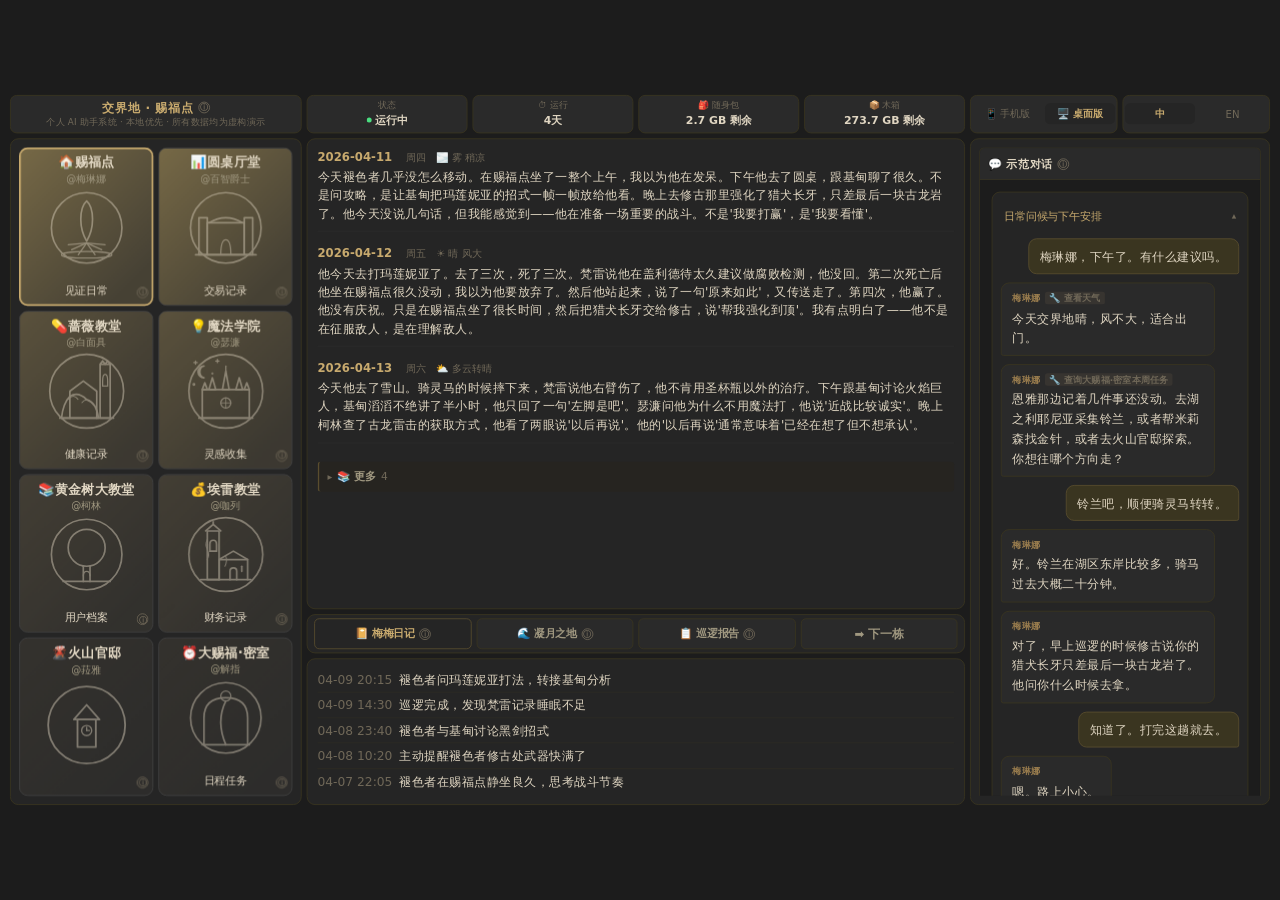
<file: index.html>
<!DOCTYPE html>
<html lang="zh-CN">
<head>
  <script>
  // UA 分流 + localStorage 偏好覆盖
  (function(){
    var pref = null;
    try { pref = localStorage.getItem('demo_view'); } catch(e){}
    if (pref === 'desktop') { location.replace('desktop.html'); return; }
    if (!pref) {
      var isMobile = /Mobi|Android|iPhone|iPad|iPod/i.test(navigator.userAgent);
      if (!isMobile) { location.replace('desktop.html'); return; }
    }
  })();
  </script>
  <meta charset="UTF-8">
  <meta name="viewport" content="width=device-width, initial-scale=1.0">
  <title>MoSphere · Site of Grace Demo</title>
  <link rel="stylesheet" href="css/style.css?v=20260427v">
</head>
<body>
  <header id="header">
    <div class="title-box">
      <h1 id="main-title"></h1>
      <div id="header-subtitle"></div>
    </div>
    <div class="view-switch" id="view-switch">
      <button type="button" class="view-opt active" data-view="mobile">📱 手机版</button>
      <button type="button" class="view-opt" data-view="desktop">🖥️ 桌面版</button>
    </div>
    <div class="lang-switch" id="lang-switch">
      <button type="button" class="lang-opt" data-lang="cn" onclick="setLang('cn')">中</button>
      <button type="button" class="lang-opt" data-lang="en" onclick="setLang('en')">EN</button>
    </div>
  </header>

  <main>
    <!-- Conversation Demo (手机版特供，放最顶) -->
    <section id="conversation-section">
      <div class="accordion" id="conv-accordion"></div>
    </section>

    <!-- Accordion Content (SECTIONS) -->
    <section id="content-section">
      <div class="accordion" id="accordion"></div>
    </section>

    <!-- Building Panel (cards 放下面，对齐 live 顺序) -->
    <section id="buildings-section">
      <div id="buildings-grid"></div>
      <div class="building-detail" id="building-detail" style="display:none"></div>
    </section>

    <!-- Status bar (footer) -->
    <div class="status-bar" id="status-bar"></div>
  </main>

  <footer>
    <p id="footer-text">Demo with fictional data. MoSphere is a personal AI OS project.</p>
  </footer>

  <script src="js/app.js?v=20260427ruins"></script>
</body>
</html>
</file>
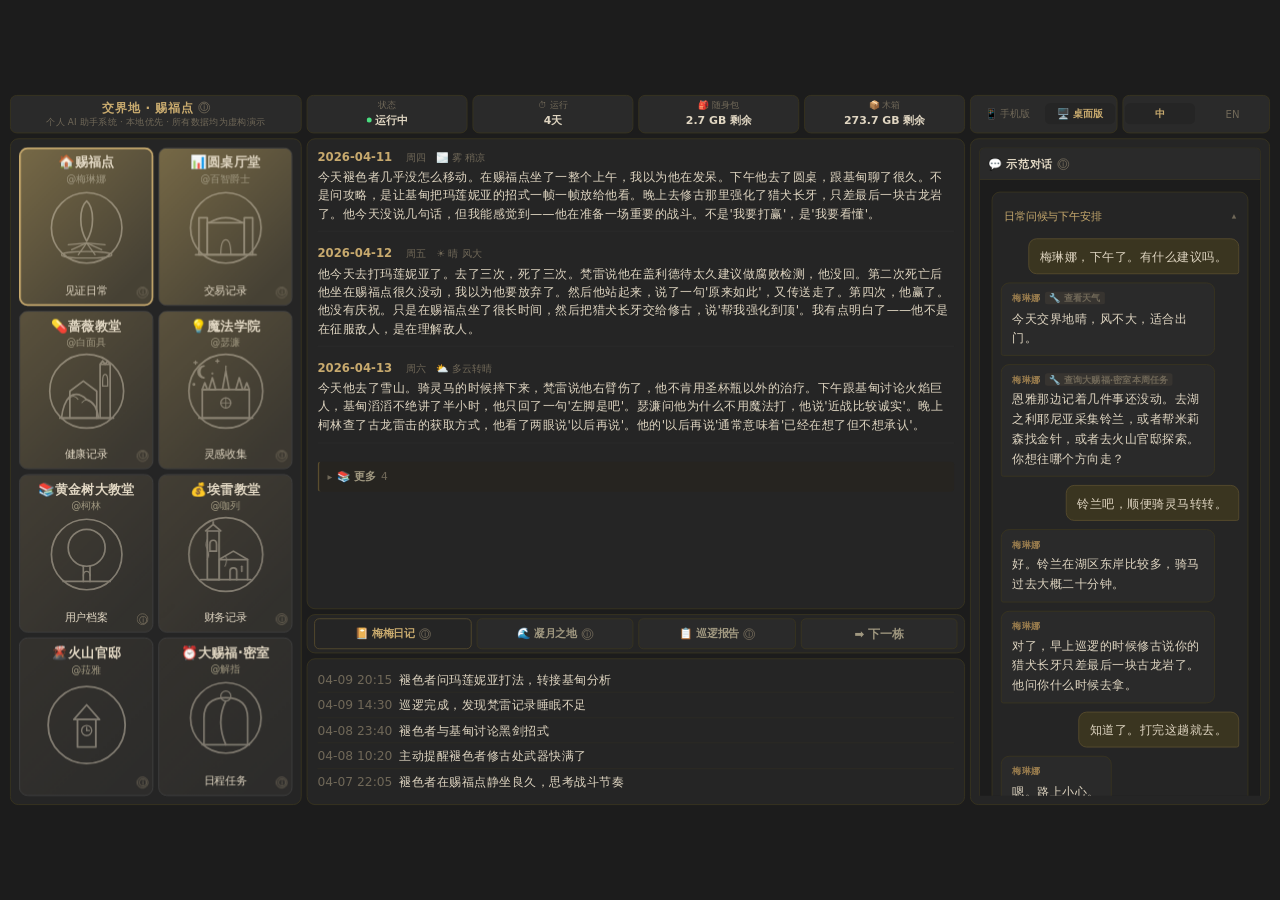
<file: desktop.html>
<!DOCTYPE html>
<html lang="zh-CN">
<head>
<script>
// UA 分流 + localStorage 偏好覆盖
(function(){
  var pref = null;
  try { pref = localStorage.getItem('demo_view'); } catch(e){}
  if (pref === 'mobile') { location.replace('./'); return; }
  if (!pref) {
    var isMobile = /Mobi|Android|iPhone|iPad|iPod/i.test(navigator.userAgent);
    if (isMobile) { location.replace('./'); return; }
  }
})();
</script>
<meta charset="UTF-8">
<meta name="viewport" content="width=device-width, initial-scale=1.0">
<title>MoSphere · Site of Grace Demo</title>
<link rel="stylesheet" href="css/style.css?v=20260427v">
<link rel="stylesheet" href="css/desktop.css?v=20260427v">
</head>
<body class="view-desktop">
<div id="app">
  <header id="header">
    <div class="title-box">
      <h1 id="main-title"></h1>
      <div id="header-subtitle"></div>
    </div>
    <div class="status-bar" id="status-bar"></div>
    <div class="view-switch" id="view-switch">
      <button type="button" class="view-opt" data-view="mobile">📱 手机版</button>
      <button type="button" class="view-opt active" data-view="desktop">🖥️ 桌面版</button>
    </div>
    <div class="lang-switch" id="lang-switch">
      <button type="button" class="lang-opt" data-lang="cn" onclick="setLang('cn')">中</button>
      <button type="button" class="lang-opt" data-lang="en" onclick="setLang('en')">EN</button>
    </div>
  </header>

  <div class="desktop-layout">
    <!-- 左列：建筑卡 2×4 -->
    <div class="left-col">
      <div class="cells" id="buildings-grid"></div>
    </div>

    <!-- 中列：content-area + mid-bar + log-area -->
    <div class="mid-col">
      <div class="content-area" id="content-area">
        <div class="accordion" id="accordion"></div>
      </div>
      <div class="mid-bar" id="mid-bar"></div>
      <div class="log-area" id="log-area"></div>
    </div>

    <!-- 右列：对话 -->
    <aside class="right-col">
      <div class="chat-demo" id="conv-area">
        <div class="accordion" id="conv-accordion"></div>
      </div>
    </aside>
  </div>
</div>

<script src="js/app.js?v=20260427ruins"></script>
<script src="js/desktop.js?v=20260427ruins"></script>
</body>
</html>
</file>
<file: css/style.css>
/* ═══════════════════════════════════════════
   MoSphere Demo — Elden Ring Dark Theme
   Primary: #C8AA6E  Background: #1C1C1C
   ═══════════════════════════════════════════ */

:root {
  --gold: #C8AA6E;
  --gold-dim: #9A7D4E;
  --gold-bright: #E8D5A3;
  --bg-primary: #1C1C1C;
  --bg-secondary: #252525;
  --bg-card: #2A2A2A;
  --bg-card-hover: #333333;
  --text-primary: #E0D6C2;
  --text-secondary: #A09880;
  --text-dim: #706858;
  --border: #3A3520;
  --border-gold: #5A4D2E;
  --green: #4ade80;
  --red: #f87171;
  --yellow: #fbbf24;
}

* { margin: 0; padding: 0; box-sizing: border-box; }

html { overflow-x: hidden; }

body {
  background: var(--bg-primary);
  color: var(--text-primary);
  font-family: 'Segoe UI', 'Noto Sans SC', 'Noto Sans', system-ui, sans-serif;
  line-height: 1.6;
  font-size: 14px;
  overflow-x: hidden;
}

/* ── Header (一行方格，随页面滚动，padding 对齐 main) ── */
header {
  display: flex;
  flex-wrap: wrap;
  align-items: stretch;
  gap: 6px;
  padding: 6px 12px;
  background: var(--bg-secondary);
}

.title-box {
  background: var(--bg-card);
  border: 1px solid var(--border);
  border-radius: 8px;
  padding: 6px 14px;
  display: flex;
  flex-direction: column;
  justify-content: center;
  align-items: center;
  text-align: center;
  flex: 2;
  min-width: 220px;
}

.title-box h1 {
  display: flex;
  align-items: center;
  justify-content: center;
  font-size: 1rem;
  color: var(--gold);
  font-weight: 600;
  letter-spacing: 0.5px;
  line-height: 1.2;
}

.title-box #header-subtitle {
  font-size: 0.7rem;
  color: var(--text-dim);
  margin-top: 2px;
  letter-spacing: 0.2px;
  line-height: 1.3;
}

/* status-bar 在 main 末尾做页脚状态条（对齐 live） */
.status-bar {
  display: flex;
  flex-wrap: wrap;
  gap: 6px;
  justify-content: center;
  margin-top: 6px;
}
/* 手机端（<900px）底部 4 格固定 2×2 */
@media (max-width: 899px) {
  .status-bar {
    display: grid;
    grid-template-columns: repeat(2, 1fr);
  }
  .status-bar .status-item { min-width: 0; }
}

.status-item {
  flex: 1;
  min-width: 108px;
  background: var(--bg-card);
  border: 1px solid var(--border);
  border-radius: 8px;
  padding: 4px 12px;
  display: flex;
  flex-direction: column;
  justify-content: center;
  text-align: center;
  align-items: center;
}
.status-item .label {
  font-size: 0.7rem;
  color: var(--text-dim);
  line-height: 1.2;
}
.status-item .value {
  font-size: 0.88rem;
  color: var(--text-primary);
  font-weight: 600;
  margin-top: 2px;
  display: flex;
  align-items: center;
  gap: 5px;
  white-space: nowrap;
  overflow: hidden;
  text-overflow: ellipsis;
}

.status-dot {
  width: 6px; height: 6px;
  border-radius: 50%;
  background: var(--green);
  flex-shrink: 0;
}

/* view-switch / lang-switch：横向 2 按钮分段控件 */
.view-switch,
.lang-switch {
  display: flex;
  flex-direction: row;
  align-items: center;
  gap: 3px;
  background: var(--bg-card);
  border: 1px solid var(--border);
  border-radius: 8px;
  padding: 3px;
  flex: 0 0 auto;
}
.view-opt,
.lang-opt {
  flex: 1;
  background: transparent;
  color: var(--text-dim);
  border: none;
  border-radius: 6px;
  padding: 6px 12px;
  font-size: 0.8rem;
  font-family: inherit;
  text-align: center;
  cursor: pointer;
  white-space: nowrap;
  transition: background 0.15s, color 0.15s;
}
.view-opt:hover,
.lang-opt:hover { color: var(--text-primary); }
.view-opt.active,
.lang-opt.active {
  background: var(--bg-secondary);
  color: var(--gold);
  cursor: default;
  font-weight: 600;
}

/* ── Main ── */
main {
  margin: 0 auto;
  padding: 6px 12px;
}

section { margin-bottom: 6px; }

.section-title {
  display: flex;
  align-items: center;
  color: var(--gold);
  font-size: 0.95rem;
  font-weight: 600;
  margin-bottom: 12px;
  padding-bottom: 6px;
  border-bottom: 1px solid var(--border);
}

/* ── Building Panel (≥900 1×8 / 400-899 2×4 / <400 4×2) ── */
#buildings-grid {
  display: grid;
  grid-template-columns: repeat(8, 1fr);
  gap: 6px;
}
@media (max-width: 899px) {
  #buildings-grid { grid-template-columns: repeat(4, 1fr); }
}
@media (max-width: 399px) {
  #buildings-grid { grid-template-columns: repeat(2, 1fr); }
}

.building-card {
  background: var(--bg-card);
  border: 1px solid #444;
  border-radius: 10px;
  padding: 10px 8px;
  text-align: center;
  cursor: pointer;
  transition: border-color 0.15s, background 0.15s;
  position: relative;
  display: flex;
  flex-direction: column;
  justify-content: space-between;
  min-height: 0;
}
.building-card:hover { border-color: var(--gold-dim); }
.building-card.active {
  outline: 2px solid var(--gold);
  outline-offset: -2px;
}

/* 4 档金色半透明叠加（按今日活跃度排名分档，8 栋每档 2 格） */
.building-card.grade-1 {
  background: linear-gradient(135deg, rgba(232,198,112,0.40), rgba(232,198,112,0.15) 85%), var(--bg-card);
}
.building-card.grade-2 {
  background: linear-gradient(135deg, rgba(216,184,108,0.28), rgba(216,184,108,0.10) 85%), var(--bg-card);
}
.building-card.grade-3 {
  background: linear-gradient(135deg, rgba(180,153,98,0.18), rgba(180,153,98,0.06) 85%), var(--bg-card);
}
.building-card.grade-4 {
  background: linear-gradient(135deg, rgba(139,117,73,0.10), rgba(139,117,73,0.03) 85%), var(--bg-card);
}

/* 第 9 格占位：虚线框、无内容、不响应点击 */
.building-card.placeholder {
  cursor: default;
  background: transparent;
  border: 1px dashed var(--border);
}
.building-card.placeholder:hover { border-color: var(--border); }

/* 卡内排版对齐 live（除配色外）：name 1rem / nick 0.75rem / today 2.2rem / stats 0.75rem */
.building-card .card-emoji {
  display: none; /* emoji 合并到 name 行 */
}
.building-card .card-name {
  font-size: 1rem;
  font-weight: 700;
  line-height: 1.2;
  margin-bottom: 2px;
  white-space: nowrap;
  overflow: hidden;
  text-overflow: ellipsis;
}
/* 手机端英文卡名更长，缩一档 */
body.lang-en:not(.view-desktop) .building-card .card-name { font-size: 0.82rem; }
.building-card .card-npc {
  font-size: 0.75rem;
  color: var(--text-secondary);
  margin-bottom: 4px;
  white-space: nowrap;
  overflow: hidden;
  text-overflow: ellipsis;
}
.building-card .card-count {
  font-size: 2.2rem;
  font-weight: 700;
  line-height: 1;
  margin: 2px 0;
}
.building-card .card-sub {
  font-size: 0.72rem;
  color: var(--text-secondary);
  line-height: 1.4;
  margin-top: 2px;
}
.building-card svg {
  display: block;
  margin: 6px auto 0;
  color: currentColor;
}

/* Building Detail */
.building-detail {
  background: #222;
  border: 1px solid var(--border-gold);
  border-radius: 8px;
  padding: 16px 18px;
  margin-top: 8px;
  animation: fadeIn 0.15s ease;
}

@keyframes fadeIn {
  from { opacity: 0; transform: translateY(-4px); }
  to   { opacity: 1; transform: translateY(0); }
}

.detail-header {
  display: flex;
  align-items: center;
  gap: 10px;
  margin-bottom: 8px;
}

.detail-emoji { font-size: 1.6rem; }

.detail-name {
  font-size: 1rem;
  color: var(--gold-bright);
  font-weight: 600;
}

.detail-npc { font-size: 0.78rem; color: var(--text-secondary); }

.detail-desc {
  font-size: 0.82rem;
  color: var(--text-secondary);
  margin-bottom: 10px;
  padding-bottom: 10px;
  border-bottom: 1px solid var(--border);
}

.log-row {
  display: flex;
  gap: 12px;
  padding: 5px 0;
  font-size: 0.8rem;
  border-bottom: 1px solid rgba(58,53,32,0.4);
}
.log-row:last-child { border-bottom: none; }
.log-time { color: var(--text-dim); min-width: 90px; flex-shrink: 0; }
.log-summary { color: var(--text-primary); min-width: 0; overflow-wrap: anywhere; }
/* 火山官邸 contact 内的 observation 行允许换行（长英文不剪掉） */
.contact-body .data-row { white-space: normal; align-items: flex-start; font-size: 1rem; }
.contact-body .data-row .log-summary { white-space: normal; }
/* 火山官邸 contact 内 content 整体放大一档 */
.contact-body .contact-field { font-size: 0.85rem; }
.contact-body .contact-tags .tag-label { font-size: 0.8rem; }

/* ── Accordion ── */
.accordion { display: flex; flex-direction: column; gap: 4px; }

.accordion-item {
  border: 1px solid var(--border);
  border-radius: 6px;
}

.accordion-header {
  display: flex;
  justify-content: space-between;
  align-items: center;
  padding: 10px 14px;
  cursor: pointer;
  background: var(--bg-card);
  user-select: none;
  font-size: 0.88rem;
  font-weight: 600;
  transition: background 0.15s;
  border-radius: 6px;
}

.accordion-header:hover { background: var(--bg-card-hover); }
.accordion-header.open {
  border-bottom: 1px solid var(--border);
  border-radius: 6px 6px 0 0;
}

.accordion-body.open {
  border-radius: 0 0 6px 6px;
}

.accordion-title { color: var(--text-primary); }
.accordion-badge {
  font-size: 0.72rem;
  color: var(--text-dim);
  margin-left: 8px;
  font-weight: 400;
}
.accordion-chevron {
  font-size: 0.7rem;
  color: var(--text-dim);
  transition: transform 0.15s;
}
.accordion-header.open .accordion-chevron { transform: rotate(180deg); }

.accordion-body {
  display: none;
  padding: 14px;
  background: var(--bg-primary);
  font-size: 0.92rem;
  line-height: 1.6;
}
.accordion-body.open { display: block; }

/* ── Data Rows (text-dense style) ── */
.data-row {
  display: flex;
  align-items: center;
  gap: 10px;
  padding: 5px 0;
  font-size: 0.92rem;
  border-bottom: 1px solid rgba(58,53,32,0.3);
  white-space: nowrap;
  overflow: hidden;
}
.data-row:last-child { border-bottom: none; }
.data-row .dr-main { flex: 1; overflow: hidden; text-overflow: ellipsis; }
.data-row .dr-meta { color: var(--text-secondary); font-size: 0.76rem; flex-shrink: 0; }
.data-row .dr-label { color: var(--text-dim); min-width: 60px; flex-shrink: 0; font-size: 0.76rem; }

.data-dot { font-size: 0.7rem; flex-shrink: 0; }

/* Subsection header */
.sub-header {
  color: var(--gold);
  font-size: 0.8rem;
  font-weight: 600;
  margin: 10px 0 4px;
}
.sub-header:first-child { margin-top: 0; }

/* Inline summary line */
.summary-line {
  font-size: 0.82rem;
  color: var(--text-primary);
  padding: 6px 0;
  border-bottom: 1px solid var(--border);
  margin-bottom: 8px;
}

/* Colors */
.c-green { color: var(--green); }
.c-red   { color: var(--red); }
.c-gold  { color: var(--gold); }
.c-dim   { color: var(--text-dim); }

/* Priority dots */
.pdot {
  width: 7px; height: 7px;
  border-radius: 50%;
  flex-shrink: 0;
  display: inline-block;
}
.pdot-high   { background: var(--red); }
.pdot-medium { background: var(--yellow); }
.pdot-low    { background: #60a5fa; }
.pdot-done   { background: #555; }

/* done strikethrough */
.done-task { text-decoration: line-through; color: var(--text-dim); }

/* Inspiration */
.insp-done { text-decoration: line-through; color: var(--text-dim); }

/* ── Conversations ── */

/* inner conversation group headers inside the chat window */
.conv-group { border-bottom: 1px solid var(--border); }
.conv-group:last-child { border-bottom: none; }

.conv-group-header {
  display: flex;
  justify-content: space-between;
  align-items: center;
  padding: 9px 4px;
  cursor: pointer;
  font-size: 0.8rem;
  color: var(--text-secondary);
  user-select: none;
  transition: color 0.15s;
}
.conv-group-header:hover, .conv-group-header.open { color: var(--gold); }

.conv-chevron {
  font-size: 0.68rem;
  transition: transform 0.15s;
  color: var(--text-dim);
}
.conv-group-header.open .conv-chevron { transform: rotate(180deg); }

.conv-group-body { display: none; padding: 6px 0 10px; }
.conv-group-body.open { display: block; }

.chat-window {
  background: var(--bg-secondary);
  border: 1px solid var(--border);
  border-radius: 10px;
  padding: 16px;
  max-height: 440px;
  overflow-y: auto;
}

.chat-msg { margin-bottom: 10px; display: flex; }
.chat-msg.user { justify-content: flex-end; }
.chat-msg.assistant { justify-content: flex-start; }
.chat-msg.system { justify-content: center; }

.chat-bubble {
  max-width: 78%;
  padding: 9px 13px;
  border-radius: 10px;
  font-size: 0.92rem;
  line-height: 1.6;
  white-space: pre-line;
}

.chat-msg.user .chat-bubble {
  background: #3A3520;
  border: 1px solid var(--border-gold);
  border-radius: 10px 10px 3px 10px;
}

.chat-msg.assistant .chat-bubble {
  background: var(--bg-card);
  border: 1px solid var(--border);
  border-radius: 10px 10px 10px 3px;
}

.chat-npc-label {
  font-size: 0.68rem;
  color: var(--gold-dim);
  font-weight: 600;
  margin-bottom: 3px;
}

.chat-building-tag {
  font-size: 0.64rem;
  color: var(--text-dim);
  background: rgba(200,170,110,0.1);
  padding: 1px 5px;
  border-radius: 3px;
  margin-left: 5px;
}

.chat-msg.system .chat-bubble {
  background: transparent;
  color: var(--text-dim);
  font-size: 0.74rem;
  padding: 4px 10px;
  border: 1px dashed var(--border);
  border-radius: 6px;
  max-width: 90%;
  text-align: center;
}

/* ── Tooltip ── */
.tooltip-wrapper {
  position: relative;
  display: inline-flex;
  align-items: center;
  vertical-align: middle;
}

.info-icon {
  display: inline-flex;
  align-items: center;
  justify-content: center;
  width: 14px;
  height: 14px;
  border-radius: 50%;
  border: 1px solid var(--text-dim);
  color: var(--text-dim);
  font-size: 0.58rem;
  font-weight: 700;
  font-style: normal;
  cursor: default;
  margin-left: 5px;
  flex-shrink: 0;
  line-height: 1;
  transition: border-color 0.15s, color 0.15s;
  user-select: none;
}

.info-icon:hover {
  border-color: var(--gold-dim);
  color: var(--gold-dim);
}

.tooltip-wrapper .tooltip-text {
  visibility: hidden;
  opacity: 0;
  position: absolute;
  bottom: calc(100% + 7px);
  left: 0;
  transform: none;
  background: rgba(18, 16, 10, 0.93);
  color: var(--text-secondary);
  font-size: 0.75rem;
  font-weight: 400;
  line-height: 1.55;
  padding: 8px 11px;
  border-radius: 6px;
  border: 1px solid var(--border-gold);
  white-space: normal;
  width: 240px;
  pointer-events: none;
  transition: opacity 0.18s ease;
  z-index: 300;
  text-align: left;
}

.tooltip-wrapper:hover .tooltip-text {
  visibility: visible;
  opacity: 1;
  animation: tooltipFadeIn 0.18s ease;
}

/* In the sticky header, drop tooltip downward to avoid clipping */
header .tooltip-wrapper .tooltip-text {
  bottom: auto;
  top: calc(100% + 7px);
}

@keyframes tooltipFadeIn {
  from { opacity: 0; transform: translateY(4px); }
  to   { opacity: 1; transform: translateY(0); }
}

/* ── Footer ── */
footer {
  text-align: center;
  padding: 20px;
  border-top: 1px solid var(--border);
  color: var(--text-dim);
  font-size: 0.74rem;
}

/* ── Scrollbar ── */
::-webkit-scrollbar { width: 5px; height: 5px; }
::-webkit-scrollbar-track { background: var(--bg-primary); }
::-webkit-scrollbar-thumb { background: var(--border-gold); border-radius: 3px; }
::-webkit-scrollbar-thumb:hover { background: var(--gold-dim); }

/* ── 通用折叠（schedule / inspirations / archive / diary older / teahouse contact） ── */
.sched-fold,
.insp-fold,
.arch-fold,
.patrol-fold {
  margin-top: 6px;
  margin-bottom: 4px;
}
.sched-fold > summary,
.insp-fold > summary,
.arch-fold > summary,
.patrol-fold > summary {
  cursor: pointer;
  color: var(--gold);
  font-size: 0.84rem;
  font-weight: 600;
  padding: 6px 10px;
  background: rgba(40,35,22,0.3);
  border-left: 2px solid var(--border-gold);
  border-radius: 4px;
  list-style: none;
  user-select: none;
  display: flex;
  align-items: center;
  gap: 6px;
}
.sched-fold > summary::-webkit-details-marker,
.insp-fold > summary::-webkit-details-marker,
.arch-fold > summary::-webkit-details-marker,
.patrol-fold > summary::-webkit-details-marker { display: none; }
.sched-fold > summary::before,
.insp-fold > summary::before,
.arch-fold > summary::before,
.patrol-fold > summary::before {
  content: '▸';
  color: var(--text-dim);
  font-size: 0.72rem;
  transition: transform 0.15s;
}
.sched-fold[open] > summary::before,
.insp-fold[open] > summary::before,
.arch-fold[open] > summary::before,
.patrol-fold[open] > summary::before { transform: rotate(90deg); }
.sched-fold > summary:hover,
.insp-fold > summary:hover,
.arch-fold > summary:hover,
.patrol-fold > summary:hover { background: rgba(90,77,46,0.2); }
.sched-fold-body,
.insp-fold-body,
.arch-fold-body,
.patrol-fold-body {
  padding: 4px 6px 0 6px;
}
/* 折叠展开后内部行距比常规 .data-row 紧一点 */
.sched-fold-body .data-row,
.insp-fold-body .data-row,
.arch-fold-body .data-row,
.patrol-fold-body .data-row { padding: 3px 0; }

/* ── Health 单行布局 ── */
.health-row .dr-label-big {
  min-width: 48px;
  color: var(--gold-dim);
  font-weight: 600;
  font-size: 0.8rem;
}

/* ── Diary 更早折叠 ── */
.diary-older {
  margin-top: 8px;
}
.diary-older summary {
  cursor: pointer;
  color: var(--text-secondary);
  font-size: 0.8rem;
  font-weight: 600;
  padding: 8px 10px;
  background: rgba(40,35,22,0.3);
  border-left: 2px solid var(--border-gold);
  border-radius: 4px;
  list-style: none;
  user-select: none;
  display: flex;
  align-items: center;
  gap: 6px;
}
.diary-older summary::-webkit-details-marker { display: none; }
.diary-older summary::before {
  content: '▸';
  color: var(--text-dim);
  font-size: 0.72rem;
  transition: transform 0.15s;
}
.diary-older[open] summary::before { transform: rotate(90deg); }
.diary-older summary:hover { background: rgba(90,77,46,0.18); }
.diary-older-body {
  padding: 12px 6px 0 6px;
}

/* ── Teahouse / Volcano Manor ── */
.contact-item {
  margin-bottom: 6px;
  background: rgba(40,35,22,0.4);
  border-left: 2px solid var(--border-gold);
  border-radius: 4px;
  overflow: hidden;
}
.contact-item summary.contact-name {
  cursor: pointer;
  color: var(--gold);
  font-weight: 600;
  font-size: 0.9rem;
  padding: 8px 12px;
  list-style: none;
  user-select: none;
  display: flex;
  align-items: center;
  gap: 6px;
}
.contact-item summary.contact-name::-webkit-details-marker { display: none; }
.contact-item summary.contact-name::before {
  content: '▸';
  color: var(--text-dim);
  font-size: 0.72rem;
  transition: transform 0.15s;
}
.contact-item[open] summary.contact-name::before { transform: rotate(90deg); }
.contact-item summary.contact-name:hover { background: rgba(90,77,46,0.18); }
.contact-item .contact-body {
  padding: 4px 12px 12px 12px;
}

.contact-tags {
  display: flex;
  flex-wrap: wrap;
  align-items: center;
  gap: 4px;
  margin-top: 4px;
}
.contact-tags .tag-label {
  font-size: 0.7rem;
  color: var(--text-dim);
  min-width: 40px;
}
.contact-field {
  font-size: 0.75rem;
  color: var(--text-primary);
  background: var(--bg-card);
  padding: 2px 8px;
  border-radius: 4px;
  border: 1px solid var(--border);
}
.contact-field.tag-like    { background: rgba(74,222,128,0.10); color: #86efac; border-color: rgba(74,222,128,0.25); }
.contact-field.tag-dislike { background: rgba(248,113,113,0.10); color: #fca5a5; border-color: rgba(248,113,113,0.25); }
.contact-field.tag-goal    { background: rgba(200,170,110,0.12); color: var(--gold-bright); border-color: var(--border-gold); }

/* ── Responsive ── */
@media (max-width: 600px) {
  header { padding: 6px 12px; gap: 4px; flex-wrap: wrap; }
  .title-box {
    flex: 1 1 100%;
    padding: 6px 10px;
  }
  .title-box h1 { font-size: 0.95rem; justify-content: center; }
  .title-box #header-subtitle { font-size: 0.68rem; margin-top: 1px; }
  .view-switch, .lang-switch {
    flex: 1 1 0;
    padding: 2px;
    gap: 2px;
  }
  .view-opt, .lang-opt {
    flex: 1 1 0;
    padding: 5px 6px;
    font-size: 0.75rem;
  }
}

/* ════════════════════════════════════════
   翻面机制（桌面 + 手机共用 — 同 dashboard）
   ════════════════════════════════════════ */
.buildings-grid, .cells { perspective: 1000px; }

/* logo wrapper + SVG（共用）*/
.bf-logo-wrap {
  display: flex;
  align-items: center;
  justify-content: center;
  width: 100%;
  height: 100%;
  pointer-events: none;
}
.bf-logo {
  display: block;
  opacity: 0.45;
  color: var(--gold);
}

/* est 用 text-primary 米黄白避免与金色背景同色低对比；nick 沿用反面 .card-npc 现有 color */
.bf-est { color: var(--text-primary); }

/* ── 手机版翻面 ── */
body:not(.view-desktop) .building-card {
  padding: 0;
  overflow: hidden;
  min-height: 180px;
  display: flex;
  flex-direction: column;
}
body:not(.view-desktop) .building-card > .card-flip-container {
  position: relative;
  flex: 1 1 auto;
  min-height: 0;
  width: 100%;
  transform-style: preserve-3d;
  transition: transform 420ms cubic-bezier(0.4, 0, 0.2, 1);
}
body:not(.view-desktop) .building-card.flipped > .card-flip-container {
  transform: rotateY(180deg);
}
/* row 1/2 用 auto，高度严格 = name/npc content min（正反面相同）→ 两面对齐
   row 3 用 1fr 吃所有余空间差异（正面 logo 90 / 反面 count 35）；row 4/5 auto 让 sub+svg 紧贴 cell 底 */
body:not(.view-desktop) .card-back,
body:not(.view-desktop) .card-front {
  position: absolute;
  inset: 0;
  backface-visibility: hidden;
  -webkit-backface-visibility: hidden;
  display: grid;
  grid-template-rows: auto auto 1fr auto auto;
  align-items: center;
  justify-items: center;
  padding: 8px 4px;
  text-align: center;
  border-radius: inherit;
  overflow: hidden;
}
body:not(.view-desktop) .card-back { transform: rotateY(180deg); }
body:not(.view-desktop) .bf-logo-wrap { align-self: stretch; justify-self: stretch; }
/* mobile 正面：name + npc 复用反面 .card-name / .card-npc 现有字号 + nowrap (style.css line 251/262)
   只剩 logo 和 est 是新字段 */
body:not(.view-desktop) .bf-logo { width: 90px; height: 90px; max-width: 60%; }
/* 正面 logo 上移 13px：补偿 name+nick（≈40px）比 est（≈15px）多出的高度差的一半，使 logo 视觉居中 */
body:not(.view-desktop) .card-front .bf-logo { transform: translateY(-13px); }
body:not(.view-desktop) .bf-est {
  font-size: .8rem;
  line-height: 1.3;
  white-space: nowrap;
  overflow: hidden;
  text-overflow: ellipsis;
  max-width: 100%;
}
</file>
<file: css/desktop.css>
/* ═══════════════════════════════════════════
   desktop.css — 桌面版 3 列布局
   设计基准 1536×864 + transform: scale 整页等比缩放
   ═══════════════════════════════════════════ */

/* 锁 root font-size = 16px：忽略浏览器字号偏好，rem 不跟着变大挤破固定 px 布局；
   整页缩放由下面的 transform: scale 统管 */
html { font-size: 16px; }
html, body { height: 100%; margin: 0; }
body.view-desktop {
  overflow: hidden;
  display: flex;
  align-items: center;
  justify-content: center;
  background: var(--bg-primary);
}

/* #app 固定 1536×864，transform: scale 按视窗等比缩放 */
body.view-desktop #app {
  margin: 0;
  padding: 6px 12px;
  width: 1536px;
  height: 864px;
  display: flex;
  flex-direction: column;
  transform-origin: center center;
  transform: scale(var(--app-scale, 1));
}

/* topbar 与 3-col body 同基准对齐：title 350 / status 790 / view 177 / lang 177
   #app 内宽 = 1536 - 24 padding = 1512；4 children × 3 gaps × 6 = 18；items 总 1494
   边界 x=350（左/中分界）/ x=1146（中/右分界）和 body 3-col 完全一致 */
body.view-desktop header {
  flex-shrink: 0;
  flex-wrap: nowrap;
  background: transparent;
  border-bottom: none;
  padding: 0 0 6px 0;
  gap: 6px;
}
body.view-desktop header .title-box { flex: 0 0 350px; min-width: 0; }
body.view-desktop header .status-bar {
  flex: 0 0 790px;
  display: grid;
  grid-template-columns: repeat(4, 1fr);
  gap: 6px;
  margin-top: 0;
}
body.view-desktop header .status-bar .status-item {
  min-width: 0;
  flex: unset;
}
body.view-desktop header .view-switch { flex: 0 0 177px; min-width: 0; }
body.view-desktop header .lang-switch { flex: 0 0 177px; min-width: 0; }

/* 3 列主体（与 topbar 同基准对齐：350 / 790 / 360） */
.desktop-layout {
  display: grid;
  grid-template-columns: 350px 790px 360px;
  gap: 6px;
  flex: 1;
  min-height: 0;
  align-items: stretch;
}

.left-col, .mid-col, .right-col {
  min-height: 0;
  min-width: 0;
}

/* 左列：cells 2×4 */
.left-col {
  background: var(--bg-secondary);
  border: 1px solid var(--border);
  border-radius: 10px;
  padding: 10px;
  display: flex;
  flex-direction: column;
}
body.view-desktop #buildings-grid.cells {
  display: grid;
  grid-template-columns: repeat(2, 1fr);
  grid-template-rows: repeat(4, 1fr);
  gap: 6px;
  flex: 1;
  min-height: 0;
}
body.view-desktop .cells .building-card {
  max-width: none;
  min-width: 0;
  min-height: 0;
  padding: 8px 10px;
  display: flex;
  flex-direction: column;
  justify-content: space-evenly;
  cursor: pointer;
  position: relative;
  transition: border-color 0.15s, outline 0.15s;
}
/* 卡片右下角 ⓘ；tooltip 走 portal（#card-tip-portal），不受 overflow:hidden 限制 */
body.view-desktop .building-card .card-info { position: absolute; bottom: 5px; right: 5px; top: auto; z-index: 10; }
body.view-desktop .building-card .card-info .info-icon { margin-left: 0; cursor: default; }

/* Portal tooltip（fixed，挂 body，绕开所有 overflow:hidden）*/
#card-tip-portal {
  display: none;
  position: fixed;
  z-index: 9999;
  background: rgba(18, 16, 10, 0.93);
  color: var(--text-secondary, #c8b97a);
  font-size: 0.75rem;
  font-weight: 400;
  line-height: 1.55;
  padding: 8px 11px;
  border-radius: 6px;
  border: 1px solid var(--border-gold, #7a6a3a);
  white-space: normal;
  pointer-events: none;
  text-align: left;
}
/* 英文卡名统一字号（正反面），防止长名截断 */
body.lang-en.view-desktop .cells .building-card .card-name { font-size: 0.94rem; }
body.view-desktop .cells .building-card:hover { border-color: var(--gold-dim); }
body.view-desktop .cells .building-card.active {
  outline: 2px solid var(--gold);
  outline-offset: -2px;
}
/* 正反面统一字号，翻面时 name/npc 不跳 */
body.view-desktop .cells .building-card .card-name  { font-size: 1rem; line-height: 1.2; }
body.view-desktop .cells .building-card .card-npc   { font-size: 0.75rem; }
body.view-desktop .cells .building-card .card-count { font-size: 2.4rem; line-height: 1; }
body.view-desktop .cells .building-card .card-sub   { font-size: 0.68rem; line-height: 1.4; }

/* 强制单行 + ellipsis：长英文名（Roundtable Hold / Erdtree Sanctuary 等）不再 wrap 撑出 row */
body.view-desktop .cells .building-card .card-name,
body.view-desktop .cells .building-card .card-npc,
body.view-desktop .cells .bf-est {
  white-space: nowrap;
  overflow: hidden;
  text-overflow: ellipsis;
  max-width: 100%;
}
body.view-desktop .cells .building-card svg { max-height: 22px; margin: 2px auto 0; }

/* 中列：content-area 7.5 / mid-bar 0.5 / log-area 2 */
.mid-col {
  display: flex;
  flex-direction: column;
  gap: 6px;
}
.content-area, .log-area {
  background: var(--bg-secondary);
  border: 1px solid var(--border);
  border-radius: 10px;
  padding: 10px 12px;
  overflow-y: auto;
  scrollbar-width: thin;
  scrollbar-color: var(--border-gold) transparent;
}
.content-area { flex: 7.4; min-height: 0; }
.content-area .desk-section-title {
  color: var(--gold);
  font-weight: 600;
  font-size: 0.95rem;
  margin-bottom: 10px;
  padding-bottom: 6px;
  border-bottom: 1px solid var(--border-gold);
}
.content-area .desk-tabs {
  display: flex;
  gap: 4px;
  margin-bottom: 10px;
  padding-bottom: 6px;
  border-bottom: 1px solid var(--border-gold);
}
.content-area .desk-tab {
  background: var(--bg-card);
  border: 1px solid var(--border);
  color: var(--text-secondary);
  padding: 5px 14px;
  border-radius: 6px;
  font-size: 0.85rem;
  font-weight: 600;
  font-family: inherit;
  cursor: pointer;
  transition: background 0.15s, color 0.15s;
}
.content-area .desk-tab:hover { color: var(--text-primary); }
.content-area .desk-tab.active {
  background: var(--bg-secondary);
  color: var(--gold);
  border-color: var(--border-gold);
  cursor: default;
}
.log-area    { flex: 2.1; min-height: 0; }
.content-area::-webkit-scrollbar,
.log-area::-webkit-scrollbar { width: 6px; }
.content-area::-webkit-scrollbar-thumb,
.log-area::-webkit-scrollbar-thumb {
  background: var(--border-gold);
  border-radius: 3px;
}

/* mid-bar：所有 children 等宽（用 grid auto-columns，children 数变化时自动等分） */
.mid-bar {
  background: var(--bg-secondary);
  border: 1px solid var(--border);
  border-radius: 10px;
  padding: 4px 8px;
  display: grid;
  grid-auto-flow: column;
  grid-auto-columns: 1fr;
  align-items: stretch;
  gap: 6px;
  flex: 0.5;
  min-height: 40px;
}
/* mb-tabs 透明化：让里面的 tab 按钮直接成为 mid-bar 的 grid cell */
.mid-bar .mb-tabs { display: contents; }
.mid-bar .mb-name {
  flex: 1;
  display: flex;
  align-items: center;
  justify-content: center;
  color: var(--text-secondary);
  font-weight: 600;
  font-size: 0.9rem;
  background: var(--bg-card);
  border-radius: 6px;
  padding: 4px 12px;
}
.mid-bar .mb-enter {
  flex: 1;
  display: flex;
  align-items: center;
  justify-content: center;
  color: var(--text-dim);
  font-weight: 600;
  font-size: 0.88rem;
  background: var(--bg-card);
  border: 1px dashed var(--border);
  border-radius: 6px;
  padding: 4px 12px;
  cursor: not-allowed;
  opacity: 0.55;
}
.mid-bar .mb-next {
  display: flex;
  align-items: center;
  justify-content: center;
  color: var(--text-secondary);
  font-weight: 600;
  font-size: 0.88rem;
  font-family: inherit;
  background: var(--bg-card);
  border: 1px solid var(--border);
  border-radius: 6px;
  padding: 4px 12px;
  cursor: pointer;
  transition: background 0.15s, color 0.15s, border-color 0.15s;
  white-space: nowrap;
}
.mid-bar .mb-next:hover {
  background: var(--bg-card-hover);
  color: var(--gold);
  border-color: var(--border-gold);
}

/* mid-bar tab 按钮（mb-tabs 用 display:contents 透明化，tab 直接是 mid-bar grid 子项） */
.mid-bar .mb-tab {
  background: var(--bg-card);
  border: 1px solid var(--border);
  color: var(--text-secondary);
  font-weight: 600;
  font-size: 0.82rem;
  font-family: inherit;
  border-radius: 6px;
  padding: 4px 8px;
  cursor: pointer;
  transition: background 0.15s, color 0.15s;
  white-space: nowrap;
}
.mid-bar .mb-tab:hover { color: var(--text-primary); }
.mid-bar .mb-tab.active {
  background: var(--bg-secondary);
  color: var(--gold);
  border-color: var(--border-gold);
  cursor: default;
}

/* log-area header style */
.log-area .log-title {
  color: var(--gold-dim);
  font-weight: 600;
  font-size: 0.92rem;
  margin-bottom: 6px;
  padding-bottom: 4px;
  border-bottom: 1px solid var(--border);
}
.log-area .log-row {
  display: flex;
  gap: 8px;
  padding: 3px 0;
  font-size: 0.92rem;
}
.log-area .log-row .log-time {
  color: var(--text-dim);
  min-width: 80px;
  white-space: nowrap;
}
.log-area .log-row .log-summary {
  color: var(--text-primary);
  flex: 1;
}

/* 右列：对话 */
.right-col {
  background: var(--bg-secondary);
  border: 1px solid var(--border);
  border-radius: 10px;
  padding: 10px;
  display: flex;
  flex-direction: column;
  overflow: hidden;
  min-width: 0;
}
.right-col .chat-demo {
  flex: 1;
  min-width: 0;
  overflow-y: auto;
  overflow-x: hidden;
  scrollbar-width: thin;
  scrollbar-color: var(--border-gold) transparent;
}
/* 长英文 title flex 子元素必须能 shrink，否则会撑出右列宽度 */
.right-col .accordion-header,
.right-col .conv-group-header { min-width: 0; }
.right-col .accordion-header .accordion-title,
.right-col .conv-group-header > span:first-child {
  min-width: 0;
  flex: 1;
  overflow-wrap: anywhere;
}
.right-col .chat-window { max-height: none; padding: 10px; overflow-x: hidden; }
.right-col .chat-demo::-webkit-scrollbar { width: 6px; }
.right-col .chat-demo::-webkit-scrollbar-thumb {
  background: var(--border-gold);
  border-radius: 3px;
}
/* 右列 bubble 更窄一点 */
.right-col .chat-bubble { max-width: 90%; font-size: 0.92rem; }

/* 对齐手机版的 conv accordion（但在桌面独立面板里） */
.right-col .accordion-item { margin-bottom: 4px; }
.right-col .accordion-header { padding: 8px 10px; font-size: 0.85rem; }
/* 桌面版示范对话 outer：强制展开，藏掉 chevron，去掉 hover 视觉 */
.right-col .accordion-header.static .accordion-chevron { display: none; }
.right-col .accordion-header.static:hover { background: var(--bg-card); }
/* 右栏 ⓘ tooltip 朝下溢出，避开顶边被 overflow:hidden 裁 */
.right-col .tooltip-wrapper .tooltip-text {
  bottom: auto;
  top: calc(100% + 7px);
}

/* 桌面 topbar 按钮/方格尺寸微调（紧凑） */
body.view-desktop .title-box { padding: 4px 10px; }
body.view-desktop .title-box h1 { font-size: 0.92rem; }
body.view-desktop .title-box #header-subtitle { font-size: 0.66rem; }
body.view-desktop .view-switch,
body.view-desktop .lang-switch { padding: 2px; }
body.view-desktop .view-opt,
body.view-desktop .lang-opt { padding: 4px 10px; font-size: 0.76rem; }
body.view-desktop .status-item .label { font-size: 0.66rem; }
body.view-desktop .status-item .value { font-size: 0.82rem; }

/* ════════════════════════════════════════
   翻面机制（桌面）— 同 dashboard
   ════════════════════════════════════════ */
body.view-desktop .cells .building-card {
  padding: 0;
  overflow: hidden;
}
body.view-desktop .cells .building-card > .card-flip-container {
  position: relative;
  flex: 1;
  min-height: 0;
  width: 100%;
  transform-style: preserve-3d;
  transition: transform 420ms cubic-bezier(0.4, 0, 0.2, 1);
}
body.view-desktop .cells .building-card.flipped > .card-flip-container {
  transform: rotateY(180deg);
}
/* 正反面共用基础：绝对定位铺满 */
body.view-desktop .cells .card-back,
body.view-desktop .cells .card-front {
  position: absolute;
  inset: 0;
  backface-visibility: hidden;
  -webkit-backface-visibility: hidden;
  display: grid;
  padding: 8px 4px;
  border-radius: inherit;
  overflow: hidden;
  text-align: center;
  align-items: center;
  justify-items: center;
}
/* 正反面均用 auto auto 1fr auto auto：name/npc 行高由内容决定，两面精确对齐 */
body.view-desktop .cells .card-back {
  grid-template-rows: auto auto 1fr auto auto;
  transform: rotateY(180deg);
}
body.view-desktop .cells .card-front {
  grid-template-rows: auto auto 1fr auto auto;
}
body.view-desktop .cells .bf-logo-wrap { align-self: stretch; justify-self: stretch; }
body.view-desktop .cells .bf-logo { width: 110px !important; height: 110px !important; max-width: 90% !important; max-height: 90% !important; }
/* logo 上移 13px 补偿 name+nick 比 est 多出的高度差，使 logo 视觉居中 */
body.view-desktop .cells .card-front .bf-logo { transform: translateY(-13px); }
/* card-back-stats：撑满 1fr，grid 三行
   row1 = 1fr（card-count 居中）/ row2+3 = auto（sub + sparkline 钉底）*/
body.view-desktop .cells .card-back-stats {
  align-self: stretch;
  justify-self: stretch;
  display: grid;
  grid-template-rows: 1fr auto auto;
  justify-items: center;
  align-items: center;
  gap: 3px;
}
body.view-desktop .cells .bf-est { font-size: 0.8rem; line-height: 1.3; }
</file>
